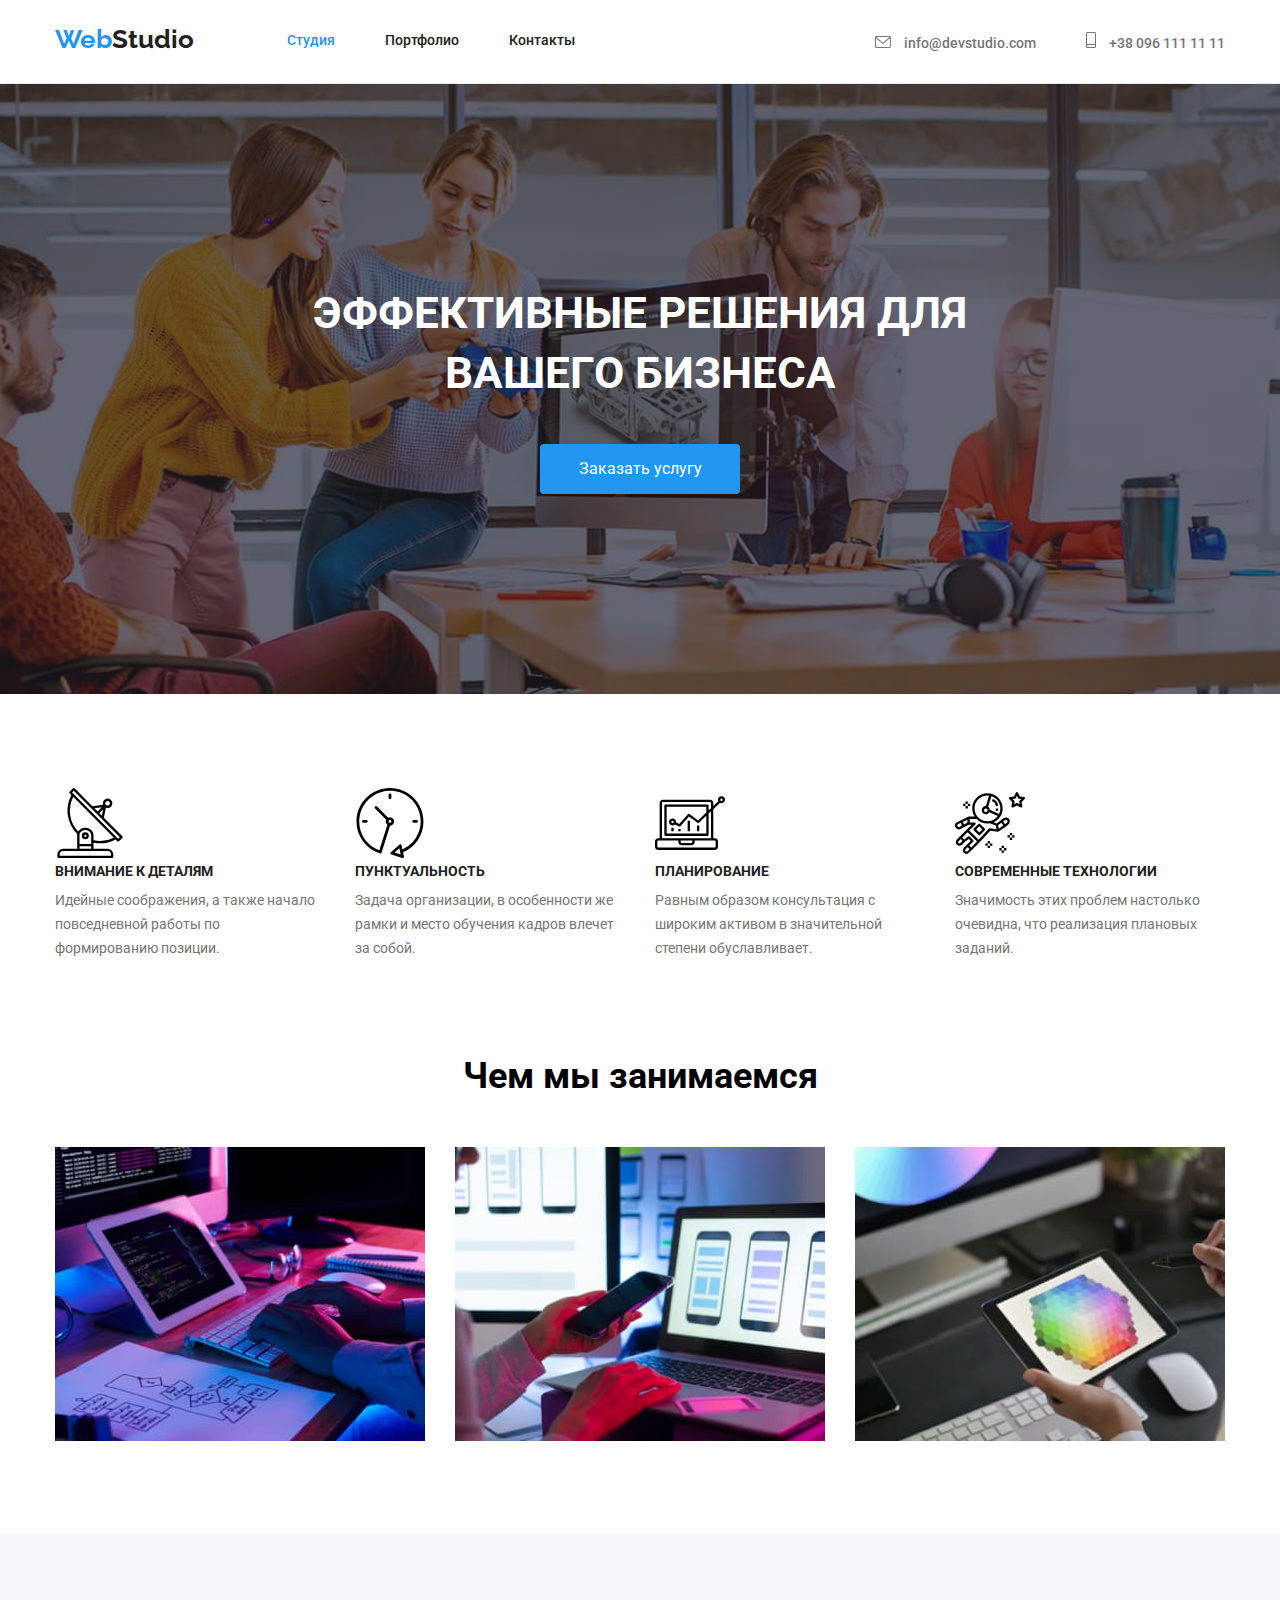
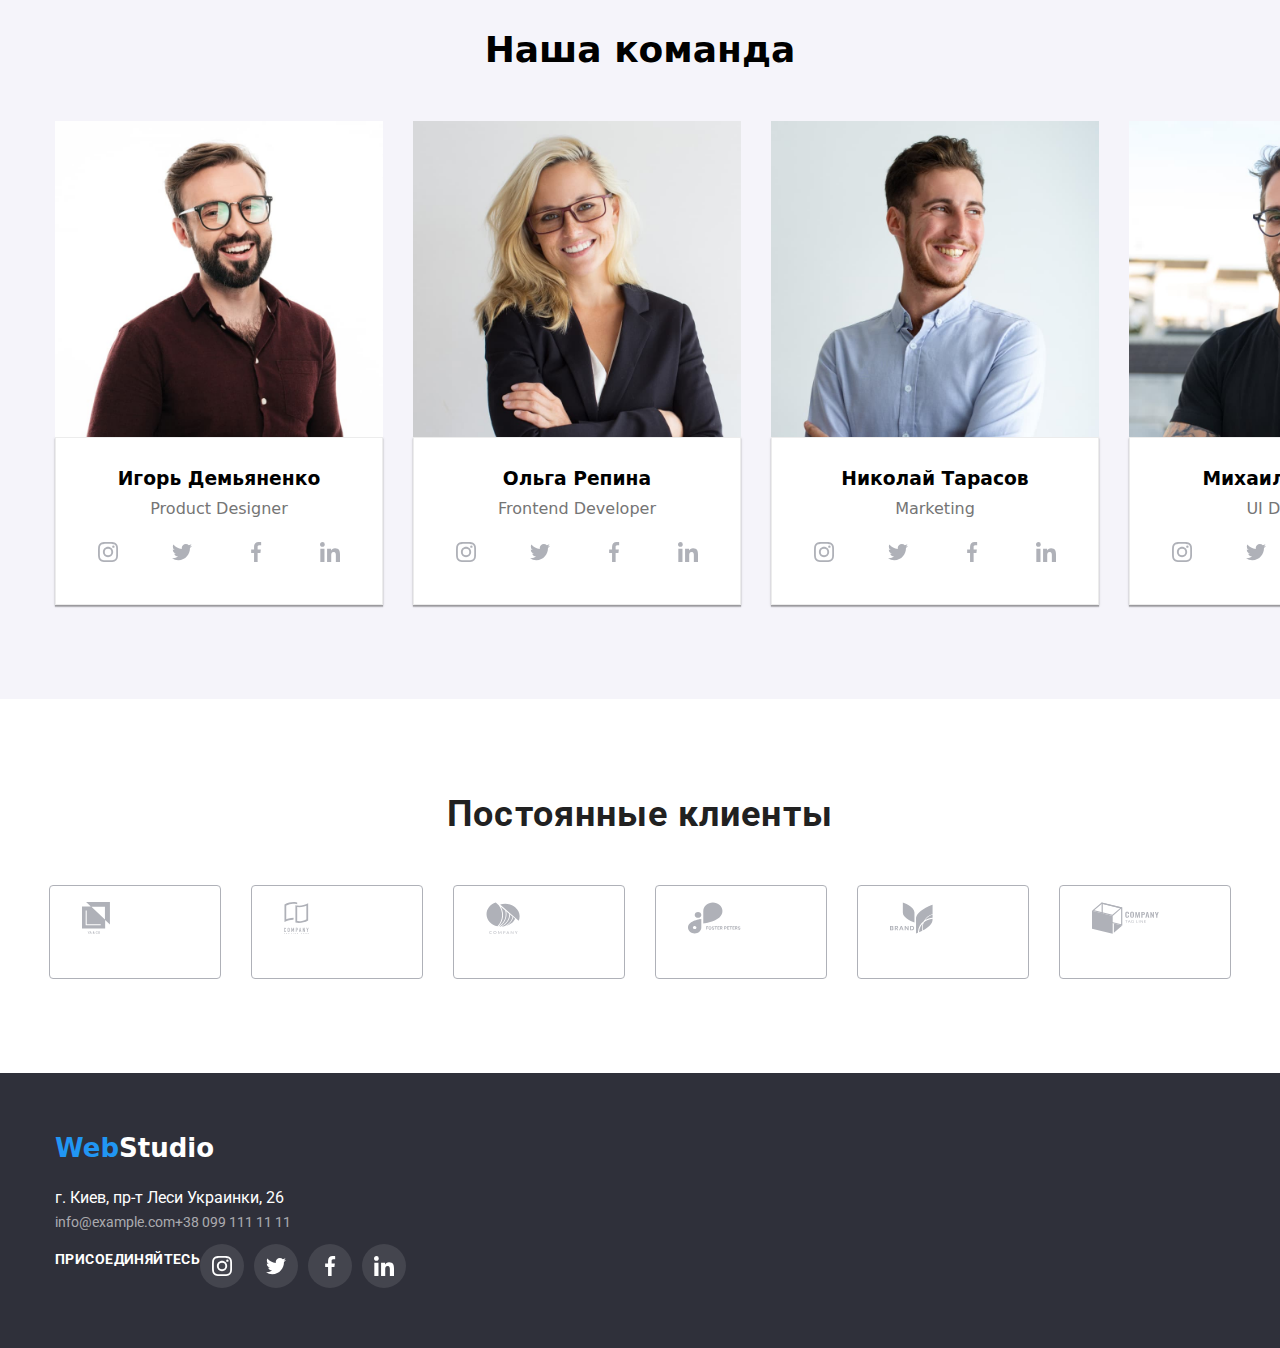
<file: index.html>
<!DOCTYPE html>
<html lang="ru">
  <head>
    <meta charset="UTF-8">
    <meta http-equiv="X-UA-Compatible" content="IE=edge">
    <title> Web studio </title>

    <link rel="stylesheet" href="https://cdnjs.cloudflare.com/ajax/libs/modern-normalize/1.0.0/modern-normalize.min.css">
    <link rel="preconnect" href="https://fonts.gstatic.com">
    <link href="https://fonts.googleapis.com/css2?family=Raleway:wght@700&family=Roboto:wght@400;500;700;900&display=swap" rel="stylesheet">
    <link rel="stylesheet" href="./css/styles.css">

  </head>
  <body >
    
    <header  class="header" >
      <div class="container" > 
        <!--navigation list-->
    <nav class="navList"> 
      <a href="" class="logoText"> <span class="logo">Web</span>Studio </a>
      <ul > 
      <li class="buttonPersonal"> <a href="./index.html"class="link" > Студия </a></li>
      <li>
      <a href="./portfolio.html"  > Портфолио </a>
      </li>
      <li> 
       <a href=""> Контакты </a>
      </li>
      </ul>
    </nav >


  <ul class="navContacts" >
    <li class="mail">
      <a href="info@devstudio.com"  >
        <svg class="mailIcon" width='16' height='12' >
          <use href="./images/icons/sprite.svg#icon-envelope">
          </use>
        </svg>
        
        info@devstudio.com </a>
    </li>
    <li class="phone" >      
      <a href="tel:+380961111111"  > 
        <svg class="phoneIcon" width='10' height='16'> 
        <use href="./images/icons/sprite.svg#icon-smartphone"></use>
      </svg>
        +38 096 111 11 11 </a>
    </li> 
  </ul>
  

</div>
  </header>
   <main>

  <!--main content-->
  <section class="mainBox">
    <div class="container" > 
    <h1>Эффективные решения для вашего бизнеса </h1>
    <button type="button" class="buttonPersonal" > Заказать услугу </button>
    </div>
  </section>

  <!--serice list-->
  <section class="mainServices"> 
    <div  class="container" > 
  <ul class="section">
    <li >
      <a calss="mainServicesItem" > 
      <svg class="technoligies" >
        <use href="./images/icons/sprite.svg#icon-antenna"> </use>
      </svg>
    </a>
      <h3> Внимание к деталям </h3>
      <p> Идейные соображения, а также начало повседневной работы по формированию позиции.</p>
    </li>
    <li > 
      <a> 
      <svg class="technoligies" >
        <use href="./images/icons/sprite.svg#icon-clock"> </use>
      </svg>
      </a>
      <h3> Пунктуальность </h3> 
      <p> Задача организации, в особенности же рамки и место обучения кадров влечет за собой.</p>
    </li>
    <li > 
      <a> 
      <svg class="technoligies" >
        <use href="./images/icons/sprite.svg#icon-diagram"> </use>
      </svg>
       </a>
      <h3> Планирование </h3> 
      <p> Равным образом консультация с широким активом в значительной степени обуславливает.</p>
    </li>
   
    <li > 
      <a> 
      <svg class="technoligies" >
        <use href="./images/icons/sprite.svg#icon-astronaut"> </use>
      </svg>
      </a>
      <h3>Современные технологии </h3>
      <p> Значимость этих проблем настолько очевидна, что реализация плановых заданий.</p>
     </li>

   </ul> 
     
  </div>
</section >
<!--What we are doing-->
<section  class="serviceStyle" >
  <div class="container"> 

<h2> Чем мы занимаемся</h2> 
  <ul class="section" >
    <li> <img src="./images/photo(1).jpg" alt="logo" width="370"></li>
    <li> <img src="./images/photo(2).jpg" alt="logo" width="370"></li>
    <li> <img src="./images/photo(3).jpg" alt="logo" width="370"></li>
  </ul>
   
  </div>
 </section>
<!--Our team-->
 <section  class="teamStyle" >
   <div  class="container" > 
  
  <h2> Наша команда</h2>
  <ul >
    
    <li class="ourTeam">
    <img src="./images/photo(4).jpg" alt="logo" width="270"> 
   <div class="nameStyle"> <h3>Игорь Демьяненко</h3>
    <p> Product Designer</p>
    <ul class="iconsList">
      <li>
        <a class="socialLink" >
          <svg class="icon" width='20px' height='20px'>
          <use href="./images/icons/sprite.svg#icon-instagram"> 
          </use>
          </svg>
        </a>
      </li>
      <li>
        <a class="socialLink" >
          <svg class="icon" width='20px' height='20px'>
          <use href="./images/icons/sprite.svg#icon-twitter"> 
          </use>
          </svg>
        </a>
      </li>
      <li>
        <a class="socialLink" >
          <svg class="icon" width='20px' height='20px'>
          <use href="./images/icons/sprite.svg#icon-facebook"> 
          </use>
          </svg>
        </a>
      </li>
      <li>
        <a class="socialLink" >
          <svg class="icon" width='20px' height='20px'>
          <use href="./images/icons/sprite.svg#icon-linkedin"> 
          </use>
          </svg>
        </a>
      </li>
    </ul>
  
   </div>
   </li>
    <li class="ourTeam">
      <img src="./images/photo(5).jpg" alt="logo" width="270">
      <div class="nameStyle"> 
      <h3>Ольга Репина</h3>
     <p> Frontend Developer</p>
     <ul class="iconsList">
      <li>
        <a class="socialLink" >
          <svg class="icon" width='20px' height='20px'>
          <use href="./images/icons/sprite.svg#icon-instagram"> 
          </use>
          </svg>
        </a>
      </li>
      <li>
        <a class="socialLink" >
          <svg class="icon" width='20px' height='20px'>
          <use href="./images/icons/sprite.svg#icon-twitter"> 
          </use>
          </svg>
        </a>
      </li>
      <li>
        <a class="socialLink" >
          <svg class="icon" width='20px' height='20px'>
          <use href="./images/icons/sprite.svg#icon-facebook"> 
          </use>
          </svg>
        </a>
      </li>
      <li>
        <a class="socialLink" >
          <svg class="icon" width='20px' height='20px'>
          <use href="./images/icons/sprite.svg#icon-linkedin"> 
          </use>
          </svg>
        </a>
      </li>
    </ul>
    </div>
   </li>
    <li class="ourTeam">
      <img src="./images/photo(6).jpg" alt="logo" width="270">
      <div class="nameStyle">
      <h3>Николай Тарасов</h3>
      <p> Marketing</p>
      <ul class="iconsList">
        <li>
          <a class="socialLink" >
            <svg class="icon" width='20px' height='20px'>
            <use href="./images/icons/sprite.svg#icon-instagram"> 
            </use>
            </svg>
          </a>
        </li>
        <li>
          <a class="socialLink" >
            <svg class="icon" width='20px' height='20px'>
            <use href="./images/icons/sprite.svg#icon-twitter"> 
            </use>
            </svg>
          </a>
        </li>
        <li>
          <ba class="socialLink" >
            <svg class="icon" width='20px' height='20px'>
            <use href="./images/icons/sprite.svg#icon-facebook"> 
            </use>
            </svg>
          </a>
        </li>
        <li>
          <a class="socialLink" >
            <svg class="icon" width='20px' height='20px'>
            <use href="./images/icons/sprite.svg#icon-linkedin"> 
            </use>
            </svg>
          </a>
        </li>
      </ul>
     </div>
     </li>
     <li class="ourTeam">
     <img src="./images/photo(7).jpg" alt="logo" width="270">
     <div class="nameStyle"> 
     <h3>Михаил Ермаков</h3>
     <p> UI Designer</p>
    
     <ul class="iconsList">
      <li>
        <a class="socialLink">
          <svg class="icon" width='20px' height='20px'>
          <use href="./images/icons/sprite.svg#icon-instagram"> 
          </use>
          </svg>
        </a>
      </li>
      <li>
        <a class="socialLink" >
          <svg class="icon" width='20px' height='20px'>
          <use href="./images/icons/sprite.svg#icon-twitter"> 
          </use>
          </svg>
        </a>
      </li>
      <li>
        <a class="socialLink" >
          <svg class="icon" width='20px' height='20px'>
          <use href="./images/icons/sprite.svg#icon-facebook"> 
          </use>
          </svg>
        </a>
      </li>
      <li>
        <a class="socialLink" >
          <svg class="icon" width='20px' height='20px'>
          <use href="./images/icons/sprite.svg#icon-linkedin"> 
          </use>
          </svg>
        </a>
      </li>
    </ul>
  
    </div>
     </li>
  </ul>

</div>
 </section>
 <section class="section">
   <div class="clients">
   <h2>Постоянные клиенты</h2>
   <ul class="clientsList">
    <li >
      <a class="clientItem" >
      <svg class="clientIcon"  >
        <use href="./images/icons/sprite.svg#icon-company1"></use> 
      </svg>
      </a>
    </li>
    <li >
      <a  class="clientItem">
      <svg  class="clientIcon">
        <use href="./images/icons/sprite.svg#icon-company2"></use> 
      </svg>
      </a>
    </li>
    <li >
      <a class="clientItem">
      <svg class="clientIcon"  >
        <use href="./images/icons/sprite.svg#icon-company3"></use> 
      </svg>
      </a>
    </li>
    <li >
      <a class="clientItem" >
      <svg class="clientIcon" >
        <use href="./images/icons/sprite.svg#icon-company4"></use> 
      </svg>
      </a>
    </li>
    <li >
      <a class="clientItem">
      <svg class="clientIcon" >
        <use href="./images/icons/sprite.svg#icon-company5"></use> 
      </svg>
      </a>
    </li>
    <li >
      <a  class="clientItem">
      <svg class="clientIcon" >
        <use href="./images/icons/sprite.svg#icon-company6"></use> 
      </svg>
      </a>
    </li>
   </ul>
   </div>
 </section>
</main>
<!--Footer contacts-->
<footer class="footer"> 
  <div class="container" >
    <a href="" class="logoText"> <span class="logo">Web</span>Studio </a>
    <address class="address"> <p>г. Киев, пр-т Леси Украинки, 26</p></address>
    <ul>
      <li><a href="info@example.com" >info@example.com</a></li>
      <li><a href="+380991111111" >+38 099 111 11 11 </a> </li>
    </ul>

    
    
    <div class="footerSocial">
      <h3 class="footerTitle">присоединяйтесь</h3>
      <ul> 
        <li>
       <a class="socialLink">
         <svg class="icon" width='20px' height='20px'>
         <use href="./images/icons/sprite.svg#icon-instagram"> 
         </use>
         </svg>
       </a>
       </li>
    <li>
       <a class="socialLink">
         <svg class="icon" width='20px' height='20px'>
         <use href="./images/icons/sprite.svg#icon-twitter"> 
         </use>
         </svg>
       </a>
    </li>
    <li>
       <a class="socialLink">
         <svg class="icon" width='20px' height='20px'>
         <use href="./images/icons/sprite.svg#icon-facebook"> 
         </use>
         </svg>
       </a>
   </li>
   <li> 
       <a class="socialLink">
         <svg class="icon" width='20px' height='20px'>
         <use href="./images/icons/sprite.svg#icon-linkedin"> 
         </use>
         </svg>
       </a>
     </li>  
      </ul>
     </div>




  </div>
  
</footer>

</body>
</html>
</file>
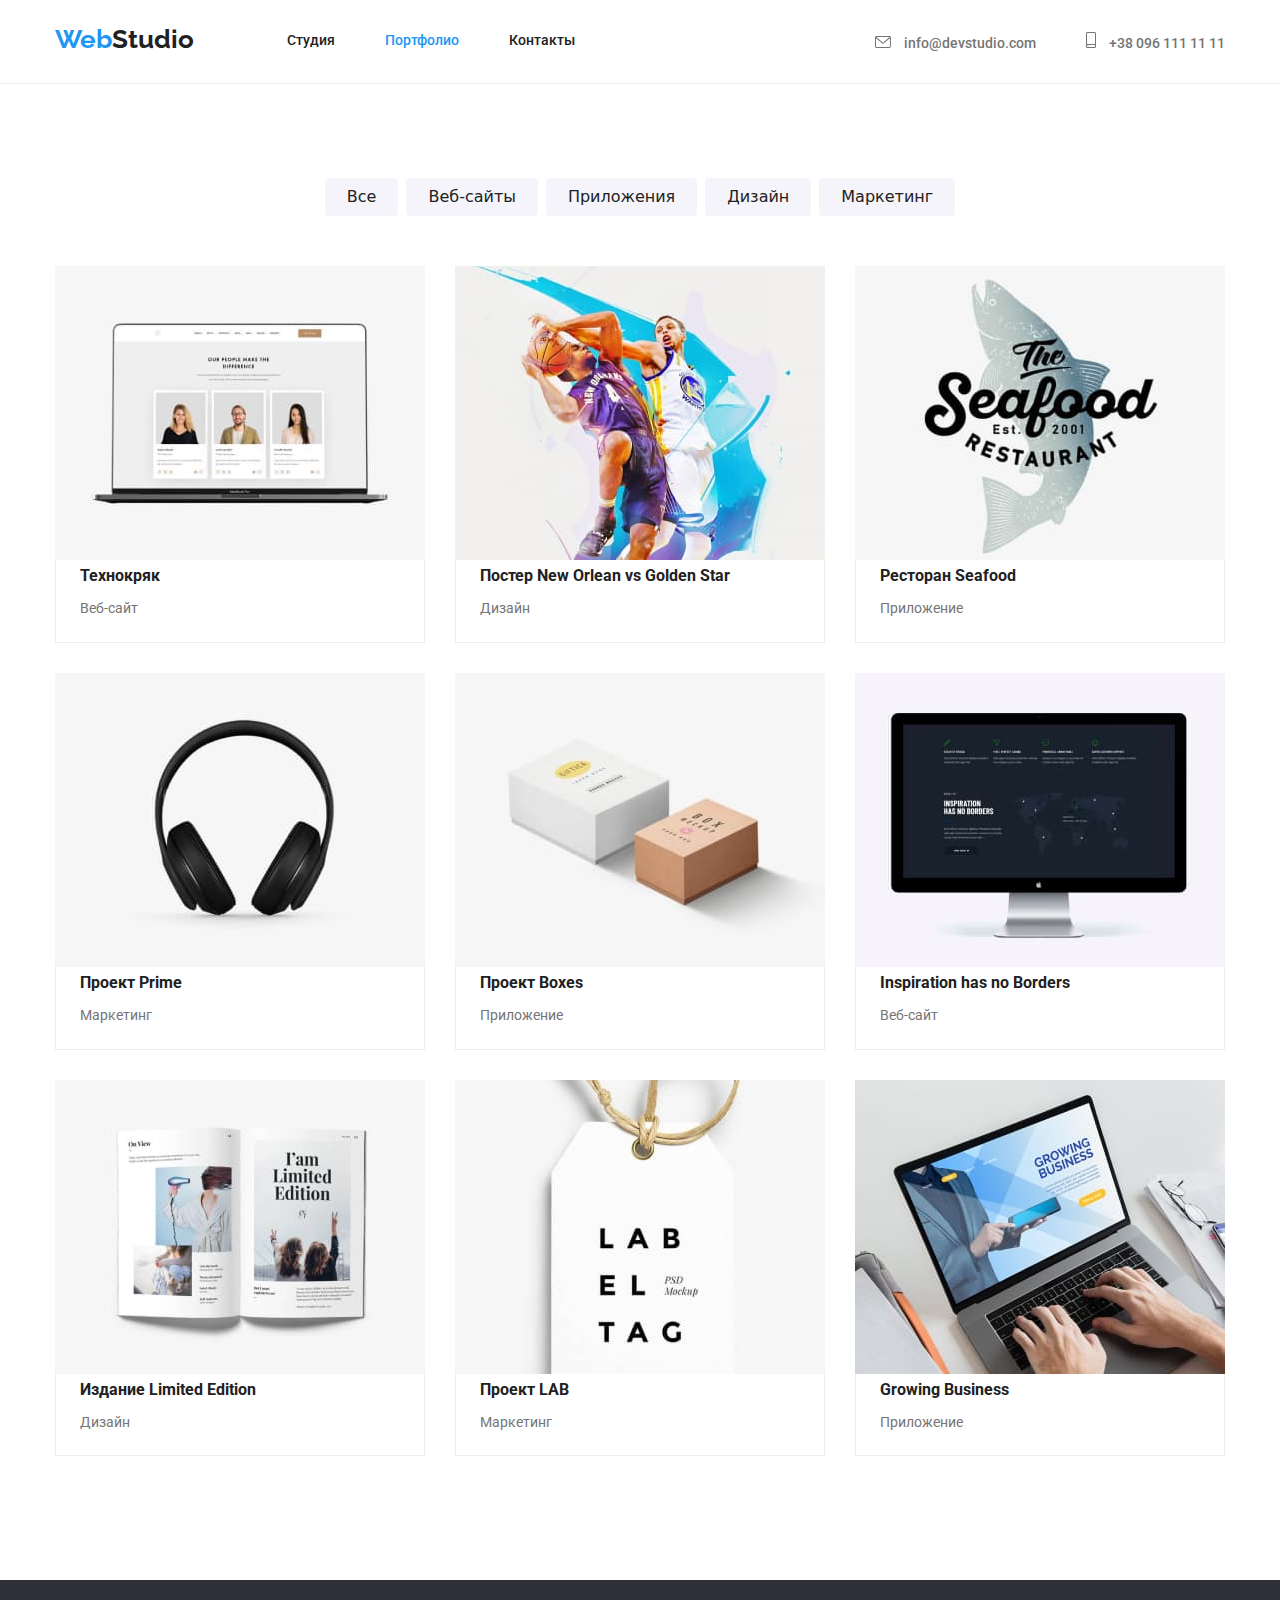
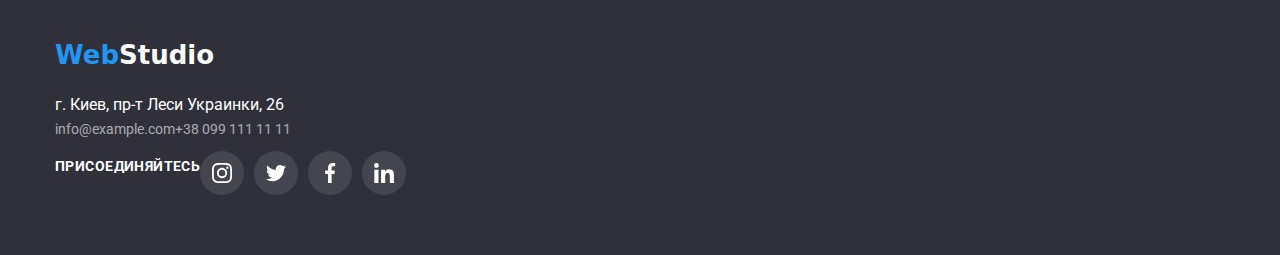
<file: portfolio.html>
<!DOCTYPE html>
<html lang="ru">
  <head>
    <meta charset="UTF-8">
    <meta http-equiv="X-UA-Compatible" content="IE=edge">
    <title> Web studio </title>
    <link rel="stylesheet" href="https://cdnjs.cloudflare.com/ajax/libs/modern-normalize/1.0.0/modern-normalize.min.css">
    <link rel="preconnect" href="https://fonts.gstatic.com">
    <link href="https://fonts.googleapis.com/css2?family=Raleway:wght@700&family=Roboto:wght@400;500;700;900&display=swap" rel="stylesheet">
    
    <link rel="stylesheet" href="./css/styles.css">
  </head>
  <body >
    
    <header class="header"  >
      <div class="container"  >
      
      <!--navigation list-->
  <nav class="navList" > 
    <a href="" class="logoText"> <span class="logo" >Web</span>Studio </a>
  <ul >
     
    <li > <a href="./index.html" > Студия </a></li>
    <li >
      <a href="./portfolio.html" class="link"> Портфолио </a>
    </li>
    <li> 
      <a href=""> Контакты </a>
    </li>
  </ul>
  </nav>

  <ul class="navContacts" >
    <li class="mail"> 
      <a href="info@devstudio.com" > 
        <svg class="mailIcon" width='16' height='12' >
          <use href="./images/icons/sprite.svg#icon-envelope">
          </use>
        </svg>
        info@devstudio.com </a>
    </li>
    <li class="phone"> 
      <a href="tel:+380961111111" class="phone"> 
        <svg class="phoneIcon" width='10' height='16'> 
          <use href="./images/icons/sprite.svg#icon-smartphone"></use>
        </svg>
        +38 096 111 11 11 </a>
    </li> 
  </ul>
  

</div>
  </header>
   <main>
  <!--main content-->

  </section>
  <section class="section"> 
 <div class="container"  >
  <ul  class="button"> 
    <li > 
        <button type="button" class="buttonType" > Все </button>
    </li>
    <li >
        <button type="button" class="buttonType" > Веб-сайты </button> 
    </li>
    <li >
       <button type="button" class="buttonType"> Приложения </button> 
    </li>
    <li >
        <button type="button" class="buttonType"> Дизайн </button>
    </li>
    <li >
        <button type="button" class="buttonType"> Маркетинг </button>
    </li>
</ul>

  <div class="mainPortfolio">
  <ul class="portfolioContainer">
    <li class="photo">
      <img src="./images/img(8).jpg" alt="photo" width="370"> 
      <div class="portfolioBorder">
      <h3> Технокряк </h3>
      <p> Веб-сайт</p>
      </div >
    </li>
      <li class="photo">
      <img src="./images/img(9).jpg" alt="photo" width="370"> 
      <div class="portfolioBorder">
      <h3> Постер New Orlean vs Golden Star </h3>
      <p> Дизайн</p>
      </div>
    </li>
    <li class="photo">
      <img src="./images/img(10).jpg" alt="photo" width="370"> 
      <div class="portfolioBorder">
      <h3> Ресторан Seafood </h3>
      <p> Приложение</p>
      </div>
    </li>  
  
      
     <li class="photo">
      <img src="./images/img(11).jpg" alt="photo" width="370">
      <div class="portfolioBorder">
      <h3> Проект Prime </h3>
      <p> Маркетинг</p>
      </div>
    </li>
    <li class="photo">
      <img src="./images/img(12).jpg" alt="photo" width="370">
      <div class="portfolioBorder">
      <h3> Проект Boxes </h3>
      <p> Приложение</p>
      </div>
    </li>
    <li class="photo">
      <img src=".//images/img(13).jpg" alt="photo" width="370">
      <div class="portfolioBorder"> 
      <h3> Inspiration has no Borders </h3>
      <p> Веб-сайт</p>
      </div>
    </li>  
 
  
    <li class="photo">
      <img src="./images/img(14).jpg" alt="photo" width="370"> 
      <div class="portfolioBorder">
      <h3> Издание Limited Edition </h3>
      <p> Дизайн</p>
      </div>
    </li>
    <li class="photo">
      <img src="./images/img(15).jpg" alt="photo" width="370">
      <div class="portfolioBorder">
      <h3> Проект LAB</h3>
      <p> Маркетинг</p>
      </div>
    </li>
    <li class="photo">
      <img src="./images/img(16).jpg" alt="photo" width="370"> 
      <div class="portfolioBorder">
      <h3> Growing Business </h3>
      <p> Приложение</p>
      </div>
    </li>  
   </ul>
  </div>
 </div>
 </section>
</main>
<footer class="footer"  > 
  <div class="container">
     <a href="" class="logoText"> <span class="logo">Web</span>Studio </a>
    <address class="address"><p>г. Киев, пр-т Леси Украинки, 26</p></address>
   
    <ul>
      <li><a href="info@example.com" >info@example.com</a></li>
      <li><a href="+380991111111" >+38 099 111 11 11 </a> </li>
    </ul>
   
        
    <div class="footerSocial">
      <h3> присоединяйтесь</h3>
      <ul> 
        <li>
       <a class="socialLink">
         <svg class="icon" width='20px' height='20px'>
         <use href="./images/icons/sprite.svg#icon-instagram"> 
         </use>
         </svg>
       </a>
       </li>
    <li>
       <a class="socialLink">
         <svg class="icon" width='20px' height='20px'>
         <use href="./images/icons/sprite.svg#icon-twitter"> 
         </use>
         </svg>
       </a>
    </li>
    <li>
       <a class="socialLink">
         <svg class="icon" width='20px' height='20px'>
         <use href="./images/icons/sprite.svg#icon-facebook"> 
         </use>
         </svg>
       </a>
   </li>
   <li> 
       <a class="socialLink">
         <svg class="icon" width='20px' height='20px'>
         <use href="./images/icons/sprite.svg#icon-linkedin"> 
         </use>
         </svg>
       </a>
     </li>  
      </ul>
     </div>
  
 
  
 </div> 
</footer>

</body>
</html>
</file>
<file: css/styles.css>
/*variables*/
:root{
  --text-color:#212121;
  --active-color: #FFFFFF ;
  --section-color: #2F303A;
  --document-background-color: #E5E5E5;
  --section-text-color: #FFFFFF;
  --header-background: #FFFFFF;
  --web-color: #2196F3;
  --tel-color: rgba(255, 255, 255, 0.6);
  --footer-background: #2F303A;
  --footer-color: #FFFFFF;
  --main-font: 'Roboto';
  --accent-font: 'Raleway';
  --button-background: #F5F4FA;
  --border-color: #ECECEC;
  --main-text-color: #757575;
  --order-bottom-active: #188CE8;
  --icon-color:#AFB1B8;
  --icon-back:#FFFFFF;
}  

ul {
  list-style: none;
  margin: 0;
  padding: 0;}
  
h2 h3 p {
  list-style: none;
}
.container{
  width: 1200px;
  margin: 0 auto;
  padding: 0 15px;
  box-sizing: border-box; 
}


 *,
  *::before,
  *::after {box-sizing: inherit;}


.section {
  padding: 94px 0;  
}
/*header styles*/
.header {
  box-sizing: border-box;  
  border-bottom: 1px solid #ECECEC;  
  font-weight: 500;
  font-family: 'Roboto';
  font-size: 14px;
  line-height: 1.1721;
  background: var(--header-background);
  color: var(--text-color);
  margin: 0 auto;
  align-items: center;
  }

.navList{
  display: flex;
}  
.navList ul{
    display: flex;
  }
.navList li{
  margin-right: 50px;
}
.header .navList a{
  display: inline-block;
  margin:0;
  padding-bottom: 32px;
  padding-top: 32px;
}

 
.header .navContacts a{
  display: inline-block;
  
  margin-top:0;
  margin-bottom: 0;
  padding-bottom: 32px;
  padding-top: 32px;

}
.header .navContacts{
  margin-left: auto ;
  color: var(--main-text-color);
  align-items: baseline;
}
.header .navContacts :not(:last-child){
  margin-right: 50px;
}
.header a{
  display: inline-block;
}


/*logo styles*/


.logo {
  color: var(--web-color);
 }
 .header .navList .logoText{
  display: block;
  font-family: var(--accent-font);
  padding-top: 24px;
  padding-bottom: 25px;
  margin-right: 93px;
  margin-top: 0;
  margin-left: 0;
  margin-bottom: 0;
  font-weight: 700;
  font-size: 26px;
  line-height: 1.1738;

}
.footer .logoText{
  display: block;
  color: var(--text-color);
  color:var(--active-color);
  font-weight: 700;
  font-size: 26px;
  line-height: 1.1738;
  margin-top: 0;
 
}
/*navList styles*/

.navContacts{
display: flex;
justify-content: center;
margin-right: 0; 
padding: 0; 
line-height: 1.17;
font-weight: 500;

}
.header .container {
  display: flex;
  
}

.container .navList li:last-child {margin-right: 0px;}
.container .navContacts li:last-child {margin-right: 0px;}

.link{
  color: var(--web-color);
}
.navList li:hover,
.navList li:focus,
.navList li:active{
color: var(--web-color);
cursor: pointer; 
}

.link:hover,
.link:focus,
.link:active
{
color: var(--web-color);
cursor: pointer;

}
.mail:hover,
.mail:focus,
.mail:active{
color: var(--web-color);
cursor: pointer; 
}


.mailIcon{
  display: inline-block;
  justify-content: center;
  background-size: contain;
  background-repeat: no-repeat;
  fill:var(--main-text-color);
  margin-right: 10px;
  fill: currentColor;

 
}


.phoneIcon{
  display: inline-block;
  justify-content: center;
  background-size: contain;
  background-repeat: no-repeat;
  fill:var(--main-text-color);
  margin-right: 10px;
}


/*main box styles*/

.mainBox h1 {
  max-width: 696px;
  text-align: center;
  font-family: Roboto;
  line-height: 1.3636;
  font-size: 44px;
  text-transform: uppercase;
  letter-spacing: 0,06em;
  margin: 0 auto;
  font-style: normal;
  margin-bottom: 40px;
  
  
}
/* background: var(--section-color); */
 .mainBox{
 
  margin-right: auto;
  margin-left: auto;
  background-image: linear-gradient(rgba(47, 48, 58, 0.4), 
  rgba(47, 48, 58, 0.4)), url(../images/overlay.jpg); 
  background-size: cover;
  background-position: center;
  background-repeat: no-repeat;
  font-family: var(--main-font);

  color:var( --text-color);
  color: var(--active-color);
  padding-top: 200px;
  padding-bottom: 200px;
  text-align: center;
  max-width: 1600px;
  max-height: 600px;
}


.mainBox .buttonPersonal{

  box-sizing: border-box;
  display: inline-block; 
  background: var(--web-color);
  color: var(--active-color);
  line-height: 1.875;
  border-radius: 4px;
  margin-bottom: 0;
  padding: 10px 32px;
  text-align: center;
  min-width: 200px;
  height: 50px;
  border:transparent;
  
}

.mainBox .buttonPersonal:hover,
.mainBox .buttonPersonal:focus,
.mainBox .buttonPersonal:active
{
background-color: var(--order-bottom-active);
}

.mainServices .section{
  display: flex;
  justify-content: space-between;
}
.mainServices ul{
  display: flex;
  margin: 0;
 
 
}
.mainServices li{
 
  width: 270px;
  

}
.mainServices h3{
  text-transform: uppercase;
  line-height: 1.1721;
  margin-bottom: 10px;
  margin-top: 0;
  margin-left: 0;
  margin-right: 0;
  padding: 0;
  font-family: 'Roboto';
  font-size: 14px;
  font-style: 700;
  line-height: 1.1721;
  color: var(--text-color);
  
}
.mainServices p{
  margin: 0;
  padding: 0;
  font-family: 'Roboto';
  font-style: 400;
  font-size: 14px;
  color: var(--main-text-color);
  line-height: 1.7142;
  
}

.mainServices li:last-child{margin-right: 0px;}
 .serviceStyle h2{
  text-align: center;
  font-family: 'Roboto';
  font-style: 700;
  line-height: 1.1719;
  font-size: 36px;
  width: 270;
  margin-bottom: 50px;
  margin-top: 0;
  margin-left: 0;
  margin-right: 0;
  padding:0;
  

}
.mainServicesItem{
  width: 270px;
  height: 120px;
  background: #f5f4fa;
  border-radius: 4px;
  display: flex;
  align-items: center;
  justify-content: center;
}


.technoligies{
  width: 70px;
  height: 70px; 
  
 
}
.serviceStyle ul{
  
  display: flex; 
  justify-content: center;
 
}

.serviceStyle li{
  
  margin-right: 30px;
 
}
.serviceStyle li:last-child{margin-right: 0px;}


 .serviceStyle img {
  margin-right: 30px;
  display: block;
  width: 100%;
  height: auto; 
  
}

.serviceStyle .section{
  padding-top: 0;
  
}
.teamStyle  {
  background: var(--button-background);
  text-align: center;
  padding: 94px 0;
  
}


.teamStyle h2 {
  font-style: 'Roboto';
  font-weight: 700;
  font-size: 36px;
  line-height: 1.1719 ;
  padding: 0;
  margin-bottom: 50px;
  margin-top: 0;
  margin-left: 0;
  margin-right: 0;
 
}
 .teamStyle ul {
  display: flex;
  text-align: center;
 
  
}
 .teamStyle li{
  margin-right: 30px;
  border-radius: 0px 0px 4px 4px;
} 

.teamStyle li:last-child{
  margin-right: 0;
}
.teamStyle img {
  margin-right: 30px;
  display: block;
  width: 100%;
  height: auto;
  

}
.nameStyle{
  padding: 30px;
  background: var(--header-background);
  box-shadow: 0px 1px 3px rgba(0, 0, 0, 0.12), 0px 1px 1px rgba(0, 0, 0, 0.14), 0px 2px 1px rgba(0, 0, 0, 0.2);
  border: 1px solid #ECECEC;
}
.nameStyle h3{
  margin-bottom: 10px;
  margin-top: 0;
  margin-left: 0;
  margin-right: 0;
  
}
.teamStyle p{
  margin: 0;
  color: var(--main-text-color);
  
}


.iconsList{
 justify-content: space-around; 
 margin:0;
 padding:0;
 list-style: none;
}

.socialLink{ 
  display: block;
  display: flex;
  align-items: center;
  justify-content: center;
  border-radius: 50%;
  padding: 12px;
  margin-top: 12px;
 
  
 
  

}
/* outline: 1px dashed red;*/
.socialLink a{
  border:none;
}
.icon{
  fill: var(--icon-color);


}
.icon:hover,
.icon:focus{
  fill: white;
}

.socialLink:hover,
.socialLink:focus{
  background-color: var(--web-color);
}


/*.teamStyle h2 {
  text-align: center;
}*/



/*portfolio styles*/

.mainPortfolio{
  display: flex;
}
.section .portfolioContainer {
  display: flex;
  flex-wrap: wrap;

  border: var(--border-color);
  background: var(--header-background);
  font-family: var(--main-font);
  color:var( --text-color);
  font-size: 14px;
  line-height: 1.9;
  font-style: normal;
  
}



.portfolioContainer p{

 color: var(--main-text-color);
 margin: 0;
 padding-right: 24px;
 padding-left: 24px;
 padding-top:0;
 padding-bottom: 20px;
}

.portfolioContainer h3{
margin: 0;
padding-bottom: 4px;
padding-left: 24px;
padding-right: 24px;
padding-top: 0;

}

 .portfolioContainer img{
  display: block;
 
  width: 370px;
  height: auto;
  
}
.portfolioContainer li:hover,
.portfolioContainer li:focus{
  box-shadow: 0px 1px 1px rgba(0, 0, 0, 0.12), 0px 4px 4px rgba(0, 0, 0, 0.06), 1px 4px 6px rgba(0, 0, 0, 0.16);
}
.portfolioContainer li:not(:nth-child(3n)) {
 margin-right: 30px;

}
.portfolioContainer li{
  margin-bottom: 30px;
  
}

/*
.section .portfolioContainer:nth-child(3n){
  margin-right: 0;
}
.portfolioContainer:nth-last-child(-n+3) {
  margin-bottom: 0;
}*/

.portfolioBorder{
  border-right: 1px solid #EEEEEE;
  border-left: 1px solid #EEEEEE;
  border-bottom: 1px solid #EEEEEE;
  margin: 0;
}


.address{
display: block;
font-family: 'Roboto';
font-style: 400;
line-height: 1.7142;
letter-spacing: 3%;
margin:0;
padding: 0;
color: var(--section-text-color);
font-style: inherit;
margin-top: 20px;

}
.address p{
 display: block;
 margin: 0;
}
.container .button {
  margin-bottom: 50px;
}

 .button .buttonType {
  display: inline-block;
  padding:  6px 22px;
  border-radius:4px;
  color: #212121;
  background-color: #F5F4FA;
  font-weight: 500;
  font-size: 16px;
  line-height: 1.62;
  text-align: center;
  cursor: pointer;
  border-style: none;

}

.button .buttonType:hover,
.button .buttonType:focus
 {
  color:#FFFFFF;
   background-color:#2196F3;
 }

 .button :not(:last-child){
  margin-right: 8px;
}
.button {
  
  display: flex;
  justify-content: center;
  
}
button li{
  box-shadow: 0px 3px 1px rgba(0, 0, 0, 0.1), 0px 1px 2px rgba(0, 0, 0, 0.08), 0px 2px 2px rgba(0, 0, 0, 0.12);
}

/* clients styles*/ 


.section{
  padding: 94px 0;
}
 .clients h2{
 display: block;
 text-align: center;
 font-family: Roboto;
 font-style: normal;
 font-weight: bold;
 margin: 0;
 margin-bottom: 50px;
 padding: 0;
 font-size: 36px;
 line-height: 1.1719;
 letter-spacing: 0.03em;
 color: rgba(33, 33, 33, 1);
 
}
.clientsList{
  display: flex;
  justify-content: center;
  align-items: center;
  
 
}
.clientsList li:not(:last-child){
  margin-right:30px;
}
.clientsList:last-child{
  margin-right: 0;
}
.clientItem{
  display: flex;
  justify-content: center;
  align-items: center;
  width: 170px;
  height: 92px;

  border: 1px solid #AFB1B8;

  border-radius: 4px;
  
}
.clientIcon{
  width: 106px;
  height: 60px;
  fill: #afb1b8;
  
  justify-content: center;
  padding: 16px 32px;

  
}

 
.clientIcon:hover,
.clientIcon:focus{
  fill: var(--web-color);
}
.clientItem:hover,
.clientItem:focus{
  border-color: var(--web-color);
}
.clientItem:last-child{
  margin-right: 0;
}

/*footer styles*/

 .footer
{
background-color: var(--footer-background);
padding: 60px 0;
margin: 0 ;
display: flex;
}



.footer ul{
  
  margin:0;
  padding: 0;
  display: flex;
}

.footer li{
  display:inline-block;
  font-family: 'Roboto';
  font-style: Regular;
  font-size: 14px;
  line-height: 1.7142;
  color: var(--tel-color);
  margin: 0;
  padding: 0;
   
}
.footer a{
  margin-top: 9px;
}



.footer h3{
 display: inline-block;
 font-family: Roboto;
 font-style: normal;
 font-weight: bold;
 font-size: 14px;
 line-height: 1.1721;
 letter-spacing: 0.03em;
 text-transform: uppercase;
 color: var(--section-text-color);
 margin-bottom: 20px;
}

.footer .socialLink{
  align-items: center;
  justify-content: center;
  
  display: flex;
  width: 44px;
  height: 44px;
  border-radius: 50% 50%;
  background: rgba(255, 255, 255, 0.1);
  margin-right: 10px;
  display: flex;
  
}
.footer .socialLink:focus,
.footer .socialLink:hover{
  background: var(--web-color);
}
.footerSocial{
  display: flex;
  
}

.footer .icon{
  width: 20px;
  height: 20px;
  fill: white;
}
.footer .footerSocial{
  display: flex;
  align-items: center;
}
/*parent color*/
a {
  color: inherit;
  text-decoration: none;
  }
/*универсальный селектор*/
</file>
